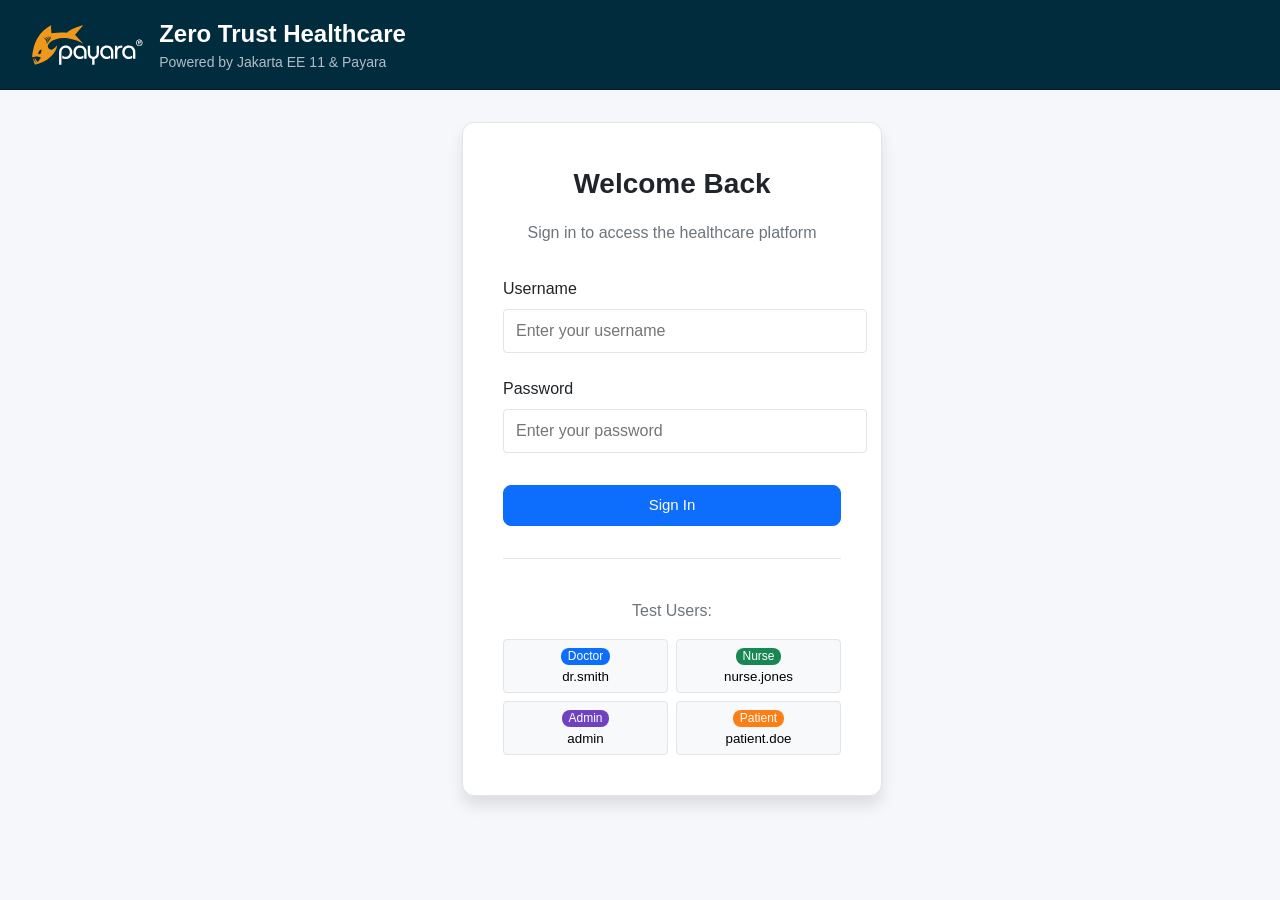
<file: src/main/webapp/index.html>
<!DOCTYPE html>
<html lang="en">
<head>
    <meta charset="UTF-8">
    <meta content="width=device-width, initial-scale=1.0" name="viewport">
    <title>Zero Trust Healthcare Platform</title>
    <link href="css/styles.css" rel="stylesheet">
</head>
<body>
<div class="app-container">
    <!-- Header -->
    <header class="app-header">
        <div class="header-content">
            <div class="logo-section">
                <img alt="Payara Logo" class="logo" src="images/payara-fish-logo.svg">
                <div class="app-title">
                    <h1>Zero Trust Healthcare</h1>
                    <p class="subtitle">Powered by Jakarta EE 11 & Payara</p>
                </div>
            </div>
            <div class="user-section" id="userSection" style="display: none;">
                <span class="user-info" id="userInfo"></span>
                <button class="btn btn-secondary btn-small" id="logoutBtn">Logout</button>
            </div>
        </div>
    </header>

    <!-- Main Content -->
    <main class="main-content">
        <!-- Login Section -->
        <section class="login-section" id="loginSection">
            <div class="login-container">
                <div class="login-card">
                    <h2>Welcome Back</h2>
                    <p class="login-subtitle">Sign in to access the healthcare platform</p>

                    <form class="login-form" id="loginForm">
                        <div class="form-group">
                            <label for="username">Username</label>
                            <input autocomplete="username" id="username" name="username" placeholder="Enter your username"
                                   required type="text">
                        </div>

                        <div class="form-group">
                            <label for="password">Password</label>
                            <input autocomplete="current-password" id="password" name="password" placeholder="Enter your password"
                                   required type="password">
                        </div>

                        <div class="form-actions">
                            <button class="btn btn-primary btn-full" type="submit">Sign In</button>
                        </div>

                        <div class="error-message" id="loginError" style="display: none;"></div>
                    </form>

                    <div class="test-users">
                        <p class="test-users-title">Test Users:</p>
                        <div class="test-user-grid">
                            <button class="test-user-btn" data-password="doctor123" data-username="dr.smith">
                                <span class="role-badge doctor">Doctor</span>
                                <span>dr.smith</span>
                            </button>
                            <button class="test-user-btn" data-password="nurse123" data-username="nurse.jones">
                                <span class="role-badge nurse">Nurse</span>
                                <span>nurse.jones</span>
                            </button>
                            <button class="test-user-btn" data-password="admin123" data-username="admin">
                                <span class="role-badge admin">Admin</span>
                                <span>admin</span>
                            </button>
                            <button class="test-user-btn" data-password="patient123" data-username="patient.doe">
                                <span class="role-badge patient">Patient</span>
                                <span>patient.doe</span>
                            </button>
                        </div>
                    </div>
                </div>
            </div>
        </section>

        <!-- Dashboard Section -->
        <section class="dashboard-section" id="dashboardSection" style="display: none;">
            <!-- Quick Stats -->
            <div class="stats-grid" id="statsGrid">
                <div class="stat-card">
                    <div class="stat-icon">👥</div>
                    <div class="stat-content">
                        <div class="stat-value" id="totalPatients">-</div>
                        <div class="stat-label">Total Patients</div>
                    </div>
                </div>
                <div class="stat-card">
                    <div class="stat-icon">🏥</div>
                    <div class="stat-content">
                        <div class="stat-value" id="departmentCount">-</div>
                        <div class="stat-label">Departments</div>
                    </div>
                </div>
                <div class="stat-card">
                    <div class="stat-icon">✅</div>
                    <div class="stat-content">
                        <div class="stat-value" id="authSuccess">-</div>
                        <div class="stat-label">Auth Success</div>
                    </div>
                </div>
                <div class="stat-card">
                    <div class="stat-icon">❌</div>
                    <div class="stat-content">
                        <div class="stat-value" id="authFailures">-</div>
                        <div class="stat-label">Auth Failures</div>
                    </div>
                </div>
            </div>

            <!-- Tabs -->
            <div class="tabs">
                <button class="tab-btn active" data-tab="patients">Patients</button>
                <button class="tab-btn" data-tab="metrics">Performance Metrics</button>
                <button class="tab-btn" data-tab="security">Security Events</button>
                <button class="tab-btn" data-tab="config">Configuration</button>
            </div>

            <!-- Patients Tab -->
            <div class="tab-content active" id="patientsTab">
                <div class="content-header">
                    <h2>Patient Records</h2>
                    <button class="btn btn-primary" id="addPatientBtn">+ Add Patient</button>
                </div>

                <div class="department-filter" id="departmentFilter" style="display: none;">
                    <label>Filter by Department:</label>
                    <select id="departmentSelect">
                        <option value="">All Departments</option>
                    </select>
                </div>

                <div class="patients-grid" id="patientsContainer">
                    <div class="loading">Loading patients...</div>
                </div>
            </div>

            <!-- Metrics Tab -->
            <div class="tab-content" id="metricsTab">
                <div class="content-header">
                    <h2>Performance Metrics</h2>
                    <button class="btn btn-secondary" id="refreshMetricsBtn">↻ Refresh</button>
                </div>
                <div id="metricsContainer">
                    <div class="metrics-section">
                        <h3>Security Metrics</h3>
                        <div class="metrics-grid">
                            <div class="loading">Loading security metrics...</div>
                        </div>
                    </div>
                    <div class="metrics-section">
                        <h3>System Performance</h3>
                        <div class="performance-grid">
                            <div class="loading">Loading performance metrics...</div>
                        </div>
                    </div>
                </div>
            </div>

            <!-- Security Events Tab -->
            <div class="tab-content" id="securityTab">
                <div class="content-header">
                    <h2>Security Events</h2>
                    <button class="btn btn-secondary" id="refreshEventsBtn">↻ Refresh</button>
                </div>
                <div class="events-list" id="eventsContainer">
                    <div class="loading">Loading security events...</div>
                </div>
            </div>

            <!-- Configuration Tab -->
            <div class="tab-content" id="configTab">
                <div class="content-header">
                    <h2>Security Configuration</h2>
                </div>
                <div class="config-container" id="configContainer">
                    <div class="loading">Loading configuration...</div>
                </div>
            </div>
        </section>
    </main>

    <!-- Modal for Adding Patient -->
    <div class="modal" id="addPatientModal">
        <div class="modal-content">
            <div class="modal-header">
                <h3>Add New Patient</h3>
                <button class="modal-close" id="closeModalBtn">&times;</button>
            </div>
            <form class="patient-form" id="addPatientForm">
                <div class="form-row">
                    <div class="form-group">
                        <label for="firstName">First Name *</label>
                        <input id="firstName" name="firstName" required type="text">
                    </div>
                    <div class="form-group">
                        <label for="lastName">Last Name *</label>
                        <input id="lastName" name="lastName" required type="text">
                    </div>
                </div>
                <div class="form-row">
                    <div class="form-group">
                        <label for="dateOfBirth">Date of Birth *</label>
                        <input id="dateOfBirth" name="dateOfBirth" required type="date">
                    </div>
                    <div class="form-group">
                        <label for="email">Email</label>
                        <input id="email" name="email" type="email">
                    </div>
                </div>
                <div class="form-row">
                    <div class="form-group">
                        <label for="phone">Phone (XXX-XXXX)</label>
                        <input id="phone" name="phone" pattern="\d{3}-\d{4}" placeholder="555-1234" title="Format: XXX-XXXX"
                               type="text">
                    </div>
                    <div class="form-group">
                        <label for="ssn">SSN (XXX-XX-XXXX)</label>
                        <input id="ssn" name="ssn" pattern="\d{3}-\d{2}-\d{4}" placeholder="123-45-6789" title="Format: XXX-XX-XXXX"
                               type="text">
                    </div>
                </div>
                <div class="form-row">
                    <div class="form-group">
                        <label for="address">Address</label>
                        <input id="address" maxlength="200" name="address" type="text">
                    </div>
                    <div class="form-group">
                        <label for="bloodType">Blood Type</label>
                        <select id="bloodType" name="bloodType">
                            <option value="">Select Blood Type</option>
                            <option value="A+">A+</option>
                            <option value="A-">A-</option>
                            <option value="B+">B+</option>
                            <option value="B-">B-</option>
                            <option value="AB+">AB+</option>
                            <option value="AB-">AB-</option>
                            <option value="O+">O+</option>
                            <option value="O-">O-</option>
                        </select>
                    </div>
                </div>
                <div class="form-row">
                    <div class="form-group">
                        <label for="department">Department *</label>
                        <select id="department" name="department" required>
                            <option value="">Select Department</option>
                            <option value="Cardiology">Cardiology</option>
                            <option value="Emergency">Emergency</option>
                            <option value="Pediatrics">Pediatrics</option>
                            <option value="Orthopedics">Orthopedics</option>
                        </select>
                    </div>
                    <div class="form-group">
                        <label for="assignedDoctor">Assigned Doctor</label>
                        <input id="assignedDoctor" maxlength="100" name="assignedDoctor" type="text">
                    </div>
                </div>
                <div class="form-row">
                    <div class="form-group">
                        <label for="allergies">Allergies</label>
                        <input id="allergies" maxlength="500" name="allergies" placeholder="None known" type="text">
                    </div>
                    <div class="form-group">
                        <label for="medicalConditions">Medical Conditions</label>
                        <input id="medicalConditions" maxlength="1000" name="medicalConditions" placeholder="None"
                               type="text">
                    </div>
                </div>
                <div class="modal-actions">
                    <button class="btn btn-secondary" id="cancelAddBtn" type="button">Cancel</button>
                    <button class="btn btn-primary" type="submit">Add Patient</button>
                </div>
                <div class="error-message" id="addPatientError" style="display: none;"></div>
            </form>
        </div>
    </div>

    <!-- Toast Notifications -->
    <div class="toast-container" id="toastContainer"></div>
</div>

<script src="js/app.js"></script>
</body>
</html>
</file>
<file: src/main/webapp/css/styles.css>
:root {
    --payara-orange: #F0981B;
    --primary-color: #0d6efd;
    --secondary-color: #6c757d;
    --background-color: #f5f7fa;
    --surface-color: #ffffff;
    --text-color: #212529;
    --text-muted-color: #6c757d;
    --border-color: #e1e4e8;
    --error-color: #dc3545;
    --success-color: #198754;
    --warning-color: #fd7e14;
    --info-color: #0dcaf0;
    --font-family: -apple-system, BlinkMacSystemFont, "Segoe UI", Roboto, "Helvetica Neue", Arial, sans-serif;
    --shadow-sm: 0 1px 3px rgba(0, 0, 0, 0.06);
    --shadow-md: 0 4px 6px rgba(0, 0, 0, 0.07);
    --shadow-lg: 0 10px 15px rgba(0, 0, 0, 0.1);
    --radius-sm: 0.375rem;
    --radius-md: 0.5rem;
    --radius-lg: 0.75rem;
    --transition: all 0.2s ease;
}

body {
    font-family: var(--font-family);
    background-color: var(--background-color);
    color: var(--text-color);
    margin: 0;
    line-height: 1.5;
}

.app-container {
    display: flex;
    flex-direction: column;
    min-height: 100vh;
}

/* Header */
.app-header {
    background-color: #002c3e; /* Payara Dark Blue */
    border-bottom: 1px solid #001f2d;
    padding: 1rem 2rem;
    color: #fff;
}

.header-content {
    display: flex;
    justify-content: space-between;
    align-items: center;
}

.logo-section {
    display: flex;
    align-items: center;
    gap: 1rem;
}

.logo {
    height: 40px;
}

.app-title h1 {
    font-size: 1.5rem;
    margin: 0;
    color: #fff;
}

.app-title .subtitle {
    font-size: 0.875rem;
    margin: 0;
    color: #b0bec5; /* Lighter grey for readability */
}

.user-section {
    display: flex;
    align-items: center;
    gap: 1rem;
}

/* Main Content */
.main-content {
    flex-grow: 1;
    padding: 2rem;
    max-width: 1400px;
    margin: 0 auto;
    width: 100%;
}

/* Buttons */
.btn {
    display: inline-block;
    font-weight: 500;
    line-height: 1.5;
    color: var(--text-color);
    text-align: center;
    vertical-align: middle;
    cursor: pointer;
    user-select: none;
    background-color: transparent;
    border: 1px solid transparent;
    padding: 0.5rem 1rem;
    font-size: 0.9375rem;
    border-radius: var(--radius-md);
    transition: var(--transition);
}

.btn-primary {
    color: #fff;
    background-color: var(--primary-color);
    border-color: var(--primary-color);
}

.btn-primary:hover {
    background-color: #0b5ed7;
    border-color: #0a58ca;
    transform: translateY(-1px);
    box-shadow: var(--shadow-md);
}

.btn-secondary {
    color: #fff;
    background-color: var(--secondary-color);
    border-color: var(--secondary-color);
}

.btn-secondary:hover {
    background-color: #5c636a;
    border-color: #565e64;
}

.btn-small {
    padding: 0.25rem 0.5rem;
    font-size: 0.875rem;
}

.btn-full {
    width: 100%;
}

/* Login Section */
.login-section {
    display: flex;
    justify-content: center;
    align-items: center;
    min-height: 70vh;
}

.login-container {
    width: 100%;
    max-width: 420px;
}

.login-card {
    background-color: var(--surface-color);
    padding: 2.5rem;
    border-radius: var(--radius-lg);
    box-shadow: var(--shadow-lg);
    border: 1px solid var(--border-color);
}

.login-card h2 {
    text-align: center;
    margin-top: 0;
    margin-bottom: 0.5rem;
    font-size: 1.75rem;
}

.login-subtitle {
    text-align: center;
    color: var(--text-muted-color);
    margin-bottom: 2rem;
}

.form-group {
    margin-bottom: 1.5rem;
}

.form-group label {
    display: block;
    margin-bottom: 0.5rem;
    font-weight: 500;
}

.form-group input, .form-group select {
    width: 100%;
    padding: 0.75rem;
    font-size: 1rem;
    border: 1px solid var(--border-color);
    border-radius: 0.25rem;
}

.form-actions {
    margin-top: 2rem;
}

.error-message {
    color: var(--error-color);
    background-color: #f8d7da;
    border-color: #f5c2c7;
    padding: 0.75rem 1.25rem;
    margin-top: 1rem;
    border: 1px solid transparent;
    border-radius: 0.25rem;
    text-align: center;
}

.test-users {
    margin-top: 2rem;
    border-top: 1px solid var(--border-color);
    padding-top: 1.5rem;
}

.test-users-title {
    text-align: center;
    font-weight: 500;
    color: var(--text-muted-color);
    margin-bottom: 1rem;
}

.test-user-grid {
    display: grid;
    grid-template-columns: 1fr 1fr;
    gap: 0.5rem;
}

.test-user-btn {
    display: flex;
    flex-direction: column;
    align-items: center;
    padding: 0.5rem;
    border: 1px solid var(--border-color);
    border-radius: 0.25rem;
    background-color: #f8f9fa;
    cursor: pointer;
}

.test-user-btn:hover {
    background-color: #e9ecef;
}

.role-badge {
    font-size: 0.75rem;
    padding: 0.1rem 0.4rem;
    border-radius: 0.5rem;
    color: #fff;
    margin-bottom: 0.25rem;
}

.role-badge.doctor {
    background-color: #0d6efd;
}

.role-badge.nurse {
    background-color: #198754;
}

.role-badge.admin {
    background-color: #6f42c1;
}

.role-badge.patient {
    background-color: #fd7e14;
}

/* Dashboard */
.stats-grid {
    display: grid;
    grid-template-columns: repeat(auto-fit, minmax(240px, 1fr));
    gap: 1.25rem;
    margin-bottom: 2.5rem;
}

.stat-card {
    background-color: var(--surface-color);
    padding: 1.75rem;
    border-radius: var(--radius-lg);
    display: flex;
    align-items: center;
    gap: 1.25rem;
    box-shadow: var(--shadow-sm);
    border: 1px solid var(--border-color);
    transition: var(--transition);
}

.stat-card:hover {
    box-shadow: var(--shadow-md);
    transform: translateY(-2px);
}

.stat-icon {
    font-size: 2.5rem;
    line-height: 1;
}

.stat-content {
    flex: 1;
}

.stat-value {
    font-size: 2rem;
    font-weight: 700;
    line-height: 1.2;
    margin-bottom: 0.25rem;
}

.stat-label {
    color: var(--text-muted-color);
    font-size: 0.875rem;
    font-weight: 500;
}

.tabs {
    margin-bottom: 2rem;
    border-bottom: 2px solid var(--border-color);
    display: flex;
    gap: 0.5rem;
}

.tab-btn {
    padding: 0.875rem 1.5rem;
    border: none;
    background: none;
    cursor: pointer;
    font-size: 0.9375rem;
    font-weight: 500;
    border-bottom: 3px solid transparent;
    color: var(--text-muted-color);
    transition: var(--transition);
    position: relative;
    bottom: -2px;
}

.tab-btn:hover {
    color: var(--text-color);
    background-color: rgba(0, 0, 0, 0.02);
}

.tab-btn.active {
    color: var(--primary-color);
    border-bottom-color: var(--primary-color);
}

.tab-content {
    display: none;
}

.tab-content.active {
    display: block;
}

.content-header {
    display: flex;
    justify-content: space-between;
    align-items: center;
    margin-bottom: 1.5rem;
}

.content-header h2 {
    margin: 0;
}

.patients-grid {
    display: grid;
    grid-template-columns: repeat(auto-fit, minmax(300px, 1fr));
    gap: 1.5rem;
}

.patient-card {
    background-color: var(--surface-color);
    padding: 1.5rem;
    border-radius: var(--radius-md);
    box-shadow: var(--shadow-sm);
    border: 1px solid var(--border-color);
    transition: var(--transition);
}

.patient-card:hover {
    box-shadow: var(--shadow-md);
    transform: translateY(-2px);
}

.patient-card h4 {
    margin-top: 0;
    margin-bottom: 0.75rem;
    font-size: 1.125rem;
    color: var(--text-color);
}

.patient-card p {
    margin: 0.5rem 0;
    font-size: 0.9375rem;
    color: var(--text-muted-color);
}

.events-list, .config-container {
    background-color: var(--surface-color);
    padding: 1.75rem;
    border-radius: var(--radius-lg);
    box-shadow: var(--shadow-sm);
    border: 1px solid var(--border-color);
}

.event-item {
    padding: 1rem;
    border-bottom: 1px solid var(--border-color);
    display: grid;
    grid-template-columns: 2fr 1.5fr 2fr 1.5fr;
    gap: 1rem;
    align-items: center;
    font-size: 0.9375rem;
}

.event-item:last-child {
    border-bottom: none;
}

.event-type {
    font-weight: 600;
    color: var(--primary-color);
}

.event-user {
    color: var(--text-color);
}

.event-time {
    color: var(--text-muted-color);
    font-size: 0.875rem;
}

.event-ip {
    color: var(--text-muted-color);
    font-family: monospace;
    font-size: 0.875rem;
}

.config-container ul {
    list-style: none;
    padding: 0;
    margin: 0;
}

.config-container li {
    padding: 0.75rem 0;
    border-bottom: 1px solid var(--border-color);
    font-size: 0.9375rem;
}

.config-container li:last-child {
    border-bottom: none;
}

.config-container strong {
    color: var(--text-color);
    font-weight: 600;
    margin-right: 0.5rem;
}

.loading {
    text-align: center;
    padding: 2rem;
    color: var(--text-muted-color);
}

/* Modal */
.modal {
    display: none;
    position: fixed;
    z-index: 1000;
    left: 0;
    top: 0;
    width: 100%;
    height: 100%;
    overflow: auto;
    background-color: rgba(0, 0, 0, 0.4);
}

.modal-content {
    background-color: var(--surface-color);
    margin: 10% auto;
    padding: 2rem;
    border-radius: 0.5rem;
    width: 80%;
    max-width: 600px;
}

.modal-header {
    display: flex;
    justify-content: space-between;
    align-items: center;
    border-bottom: 1px solid var(--border-color);
    padding-bottom: 1rem;
    margin-bottom: 1.5rem;
}

.modal-header h3 {
    margin: 0;
}

.modal-close {
    font-size: 1.5rem;
    background: none;
    border: none;
    cursor: pointer;
}

.form-row {
    display: grid;
    grid-template-columns: 1fr 1fr;
    gap: 1rem;
    margin-bottom: 1rem;
}

.modal-actions {
    display: flex;
    justify-content: flex-end;
    gap: 1rem;
    margin-top: 2rem;
    border-top: 1px solid var(--border-color);
    padding-top: 1.5rem;
}

/* Toast Notifications */
.toast-container {
    position: fixed;
    top: 1rem;
    right: 1rem;
    z-index: 1050;
}

.toast {
    background-color: #fff;
    padding: 1rem 1.5rem;
    border-radius: 0.25rem;
    box-shadow: 0 4px 12px rgba(0, 0, 0, 0.15);
    margin-bottom: 1rem;
    opacity: 0;
    transition: opacity 0.3s ease;
}

.toast.show {
    opacity: 1;
}

.toast.success {
    background-color: var(--success-color);
    color: #fff;
}

.toast.error {
    background-color: var(--error-color);
    color: #fff;
}

/* Metrics Section */
.metrics-section {
    margin-bottom: 2.5rem;
}

.metrics-section h3 {
    margin-top: 0;
    margin-bottom: 1.25rem;
    font-size: 1.25rem;
    font-weight: 600;
    color: var(--text-color);
}

.metrics-grid, .performance-grid {
    display: grid;
    grid-template-columns: repeat(auto-fit, minmax(280px, 1fr));
    gap: 1.25rem;
}

.metric-card {
    background-color: var(--surface-color);
    padding: 1.5rem;
    border-radius: var(--radius-md);
    box-shadow: var(--shadow-sm);
    border: 1px solid var(--border-color);
    transition: var(--transition);
}

.metric-card:hover {
    box-shadow: var(--shadow-md);
    transform: translateY(-2px);
}

.metric-card h4 {
    margin: 0 0 0.75rem 0;
    font-size: 0.875rem;
    font-weight: 600;
    color: var(--text-muted-color);
    text-transform: uppercase;
    letter-spacing: 0.5px;
}

.metric-value {
    font-size: 2rem;
    font-weight: 700;
    color: var(--text-color);
    line-height: 1.2;
}

.metric-unit {
    font-size: 1rem;
    font-weight: 400;
    color: var(--text-muted-color);
    margin-left: 0.25rem;
}

.metric-label {
    font-size: 0.875rem;
    color: var(--text-muted-color);
    margin-top: 0.5rem;
}

.info-message {
    background-color: #cfe2ff;
    border: 1px solid #b6d4fe;
    color: #084298;
    padding: 1rem 1.25rem;
    border-radius: var(--radius-md);
    font-size: 0.9375rem;
}
</file>
